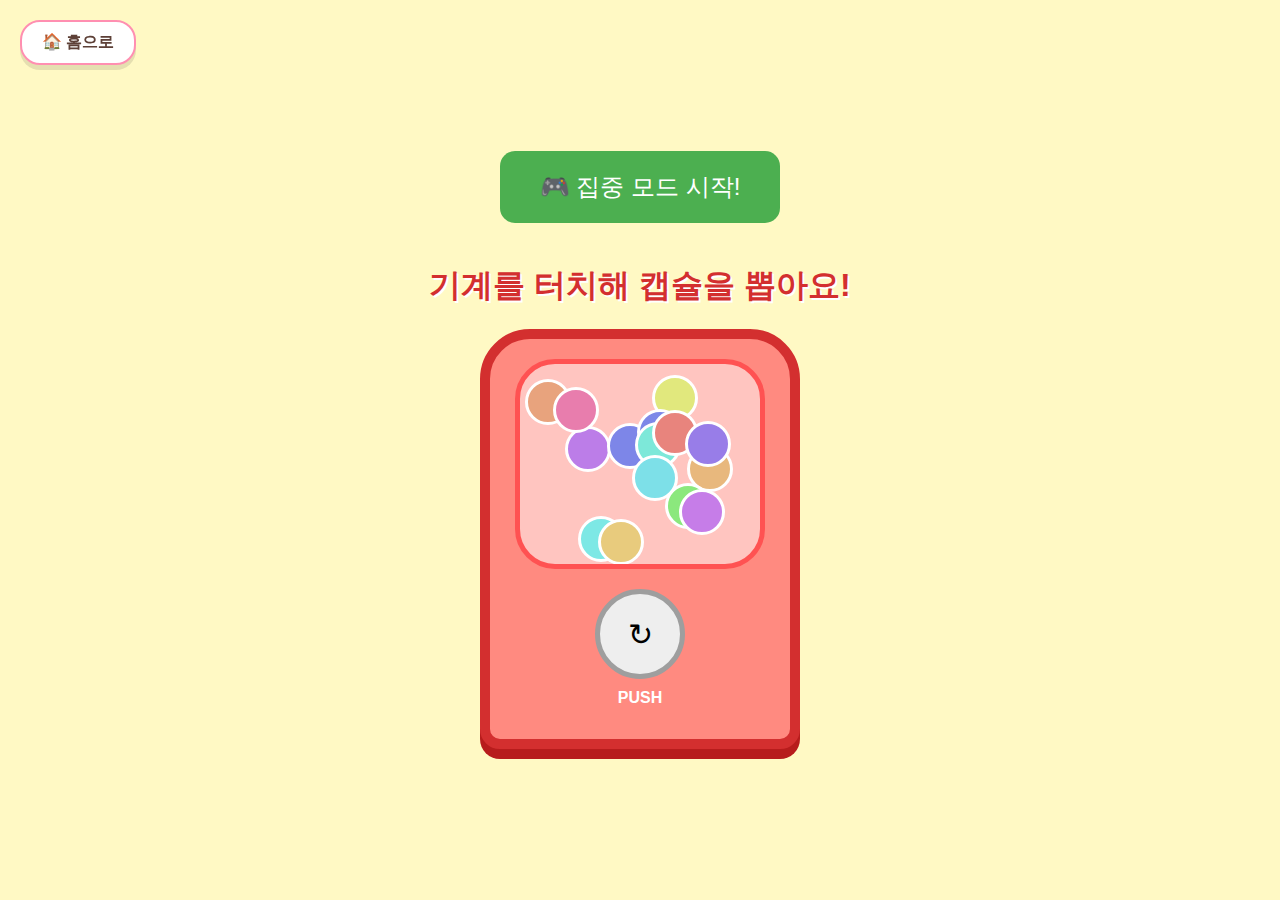
<file: attention.html>
<!DOCTYPE html>
<html lang="ko">

<head>
    <meta charset="UTF-8">
    <title>수업 집중! 캡슐 뽑기</title>
    <style>
        body {
            background-color: #FFF9C4;
            display: flex;
            flex-direction: column;
            align-items: center;
            justify-content: center;
            height: 100vh;
            margin: 0;
            font-family: 'Jua', sans-serif;
            overflow: hidden;
        }

        #machine {
            width: 300px;
            height: 400px;
            background: #FF8A80;
            border: 10px solid #D32F2F;
            border-radius: 50px 50px 20px 20px;
            position: relative;
            box-shadow: 0 10px 0 #B71C1C;
            cursor: pointer;
            transition: transform 0.1s;
        }

        #machine:active {
            transform: scale(0.95);
        }

        #glass {
            width: 240px;
            height: 200px;
            background: rgba(255, 255, 255, 0.5);
            border-radius: 40px;
            margin: 20px auto;
            position: relative;
            overflow: hidden;
            border: 5px solid #FF5252;
        }

        .capsule {
            width: 40px;
            height: 40px;
            border-radius: 50%;
            position: absolute;
        }

        #handle {
            width: 80px;
            height: 80px;
            background: #EEEEEE;
            border: 5px solid #9E9E9E;
            border-radius: 50%;
            margin: 10px auto;
            display: flex;
            align-items: center;
            justify-content: center;
            font-size: 30px;
        }

        #result-display {
            position: fixed;
            top: 50%;
            left: 50%;
            transform: translate(-50%, -50%) scale(0);
            background: white;
            padding: 40px;
            border-radius: 30px;
            border: 8px solid #4CAF50;
            text-align: center;
            z-index: 100;
            transition: 0.5s cubic-bezier(0.175, 0.885, 0.32, 1.275);
        }

        #result-display.show {
            transform: translate(-50%, -50%) scale(1);
        }

        h1 {
            color: #D32F2F;
            text-shadow: 2px 2px white;
        }

        .btn-start {
            padding: 20px 40px;
            font-size: 24px;
            background: #4CAF50;
            color: white;
            border: none;
            border-radius: 15px;
            cursor: pointer;
            margin-bottom: 20px;
        }

        #overlay {
            position: fixed;
            top: 0;
            left: 0;
            width: 100%;
            height: 100%;
            background: rgba(0, 0, 0, 0.5);
            display: none;
        }

        .home-btn {
            position: fixed;
            top: 20px;
            left: 20px;
            background: white;
            padding: 10px 20px;
            border-radius: 20px;
            text-decoration: none;
            color: #5D4037;
            font-family: 'Jua', sans-serif;
            box-shadow: 0 5px 0 rgba(0, 0, 0, 0.1);
            z-index: 1000;
            border: 2px solid #FF8FB1;
            font-weight: bold;
        }

        .home-btn:hover {
            transform: translateY(-3px);
            box-shadow: 0 8px 0 rgba(0, 0, 0, 0.1);
        }
    </style>
</head>

<body>
    <a href="index.html" class="home-btn">🏠 홈으로</a>


    <button class="btn-start" id="startBtn">🎮 집중 모드 시작!</button>
    <h1 id="titleText">기계를 터치해 캡슐을 뽑아요!</h1>

    <div id="machine" onclick="drawCapsule()">
        <div id="glass"></div>
        <div id="handle">↻</div>
        <div style="text-align: center; color: white; font-weight: bold; margin-top: 10px;">PUSH</div>
    </div>

    <div id="overlay"></div>
    <div id="result-display" id="resultCard">
        <h2 style="color: #FF5252;">✨ 오늘의 미션 ✨</h2>
        <h1 id="mission-text">내용</h1>
        <button onclick="closeResult()" style="margin-top:20px; padding:10px 20px;">확인!</button>
    </div>

    <script>
        const glass = document.getElementById('glass');
        const resultDisplay = document.getElementById('result-display');
        const missionText = document.getElementById('mission-text');
        const overlay = document.getElementById('overlay');

        // 미션 리스트 (원하는 대로 수정하세요!)
        const missions = [
            "🙌 기지개 크게 켜기!",
            "🤫 10초간 무궁화 꽃이 피었습니다!",
            "👏 옆 친구랑 하이파이브!",
            "👀 선생님과 눈맞춤 3초!",
            "🍬 깜짝 비타민 당첨자 뽑기!",
            "⭐ 가장 바른 자세로 앉기!"
        ];

        // Web Audio API 설정 (귀여운 효과음 생성)
        const audioCtx = new (window.AudioContext || window.webkitAudioContext)();

        function playSound(type) {
            const osc = audioCtx.createOscillator();
            const gain = audioCtx.createGain();
            osc.connect(gain);
            gain.connect(audioCtx.destination);

            if (type === 'spin') { // 태엽 감는 소리
                osc.type = 'triangle';
                osc.frequency.setValueAtTime(200, audioCtx.currentTime);
                osc.frequency.exponentialRampToValueAtTime(800, audioCtx.currentTime + 0.2);
                gain.gain.setValueAtTime(0.1, audioCtx.currentTime);
                gain.gain.exponentialRampToValueAtTime(0.01, audioCtx.currentTime + 0.2);
            } else if (type === 'pop') { // 팡! 터지는 소리
                osc.type = 'sine';
                osc.frequency.setValueAtTime(400, audioCtx.currentTime);
                osc.frequency.exponentialRampToValueAtTime(100, audioCtx.currentTime + 0.3);
                gain.gain.setValueAtTime(0.5, audioCtx.currentTime);
                gain.gain.exponentialRampToValueAtTime(0.01, audioCtx.currentTime + 0.3);
            }
            osc.start();
            osc.stop(audioCtx.currentTime + 0.3);
        }

        // 초기 캡슐 채우기
        for (let i = 0; i < 15; i++) {
            const cap = document.createElement('div');
            cap.className = 'capsule';
            cap.style.left = Math.random() * 200 + 'px';
            cap.style.top = Math.random() * 160 + 'px';
            cap.style.backgroundColor = `hsl(${Math.random() * 360}, 70%, 70%)`;
            cap.style.border = "3px solid white";
            glass.appendChild(cap);
        }

        function drawCapsule() {
            if (audioCtx.state === 'suspended') audioCtx.resume();

            playSound('spin');
            document.getElementById('machine').style.transform = "rotate(5deg)";

            setTimeout(() => {
                document.getElementById('machine').style.transform = "rotate(-5deg)";
            }, 100);

            setTimeout(() => {
                document.getElementById('machine').style.transform = "rotate(0deg)";
                showResult();
            }, 500);
        }

        function showResult() {
            playSound('pop');
            const randomMission = missions[Math.floor(Math.random() * missions.length)];
            missionText.innerText = randomMission;
            resultDisplay.classList.add('show');
            overlay.style.display = 'block';
        }

        function closeResult() {
            resultDisplay.classList.remove('show');
            overlay.style.display = 'none';
        }

        document.getElementById('startBtn').onclick = function () {
            audioCtx.resume();
            this.style.display = 'none';
        };
    </script>
</body>

</html>
</file>
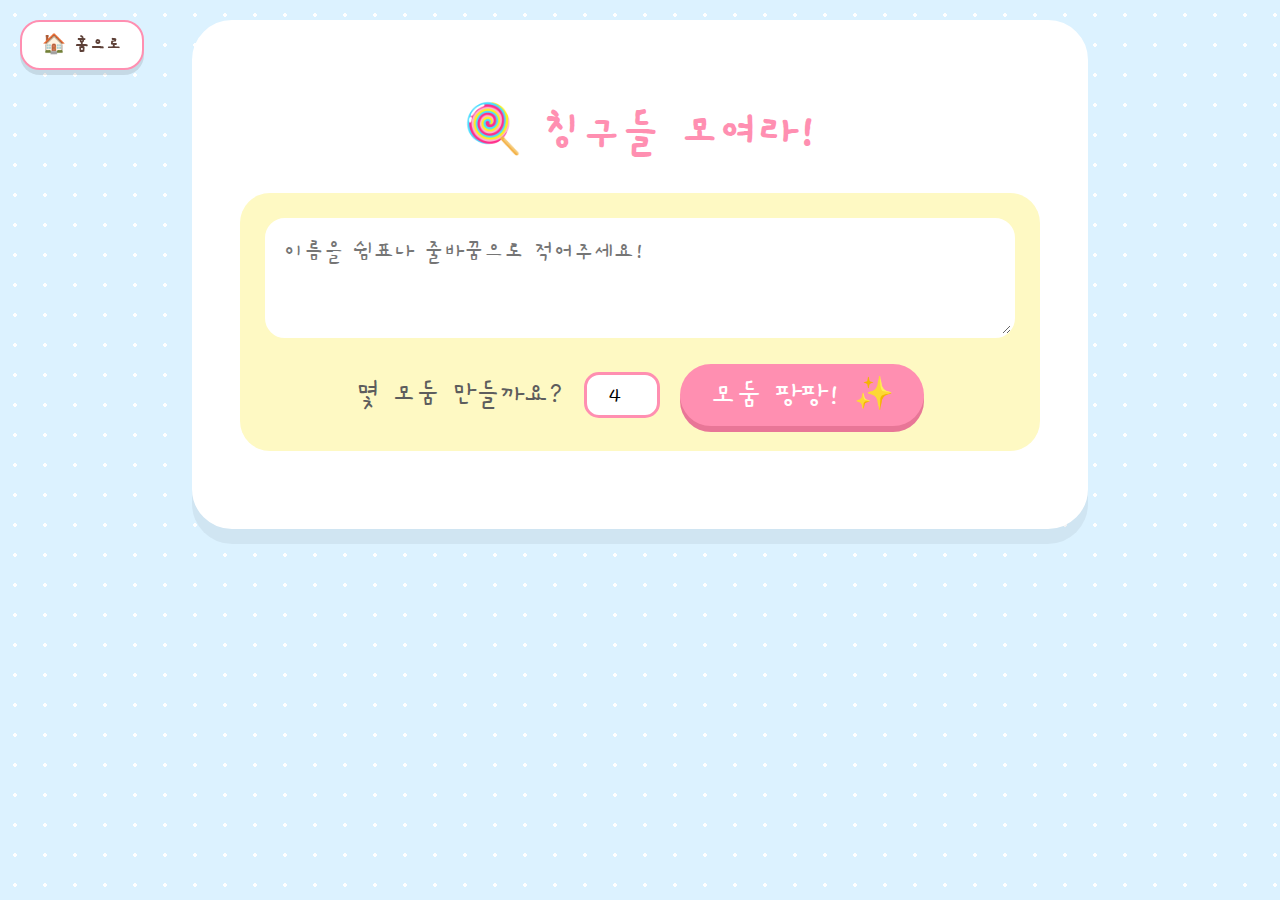
<file: modum.html>
<!DOCTYPE html>
<html lang="ko">

<head>
    <meta charset="UTF-8">
    <title>몽글몽글 모둠 구성기</title>
    <style>
        @import url('https://fonts.googleapis.com/css2?family=Gaegu&display=swap');

        :root {
            --soft-pink: #ffdeeb;
            --soft-blue: #dcf2ff;
            --soft-yellow: #fef9c3;
            --main-text: #5d5d5d;
            --accent: #ff8fb1;
        }

        body {
            font-family: 'Gaegu', cursive;
            background-color: var(--soft-blue);
            background-image: radial-gradient(#ffffff 2px, transparent 2px);
            background-size: 30px 30px;
            color: var(--main-text);
            margin: 0;
            padding: 20px;
            display: flex;
            justify-content: center;
        }

        .main-card {
            background: white;
            border-radius: 40px;
            padding: 40px;
            width: 100%;
            max-width: 800px;
            box-shadow: 0 15px 0 rgba(0, 0, 0, 0.05);
            border: 8px solid #fff;
        }

        header h1 {
            text-align: center;
            font-size: 3rem;
            color: var(--accent);
            margin-bottom: 30px;
            text-shadow: 2px 2px 0 #fff;
        }

        .input-area {
            background: var(--soft-yellow);
            padding: 25px;
            border-radius: 30px;
            margin-bottom: 30px;
        }

        textarea {
            width: 100%;
            height: 120px;
            border: 4px solid #fff;
            border-radius: 20px;
            padding: 15px;
            font-family: 'Gaegu', cursive;
            font-size: 1.5rem;
            box-sizing: border-box;
            outline: none;
            color: #777;
        }

        .controls {
            display: flex;
            justify-content: center;
            align-items: center;
            gap: 20px;
            margin-top: 20px;
            font-size: 1.8rem;
        }

        input[type="number"] {
            width: 60px;
            padding: 5px;
            border-radius: 15px;
            border: 3px solid var(--accent);
            font-family: 'Gaegu', cursive;
            font-size: 1.5rem;
            text-align: center;
        }

        .btn-magic {
            background: var(--accent);
            color: white;
            border: none;
            padding: 10px 30px;
            border-radius: 50px;
            font-family: 'Gaegu', cursive;
            font-size: 2rem;
            cursor: pointer;
            box-shadow: 0 6px 0 #e87697;
            transition: all 0.2s;
        }

        .btn-magic:active {
            box-shadow: 0 2px 0 #e87697;
            transform: translateY(4px);
        }

        /* 모둠 결과 디자인 */
        .grid {
            display: grid;
            grid-template-columns: repeat(auto-fill, minmax(180px, 1fr));
            gap: 20px;
        }

        .team-card {
            background: var(--soft-pink);
            border-radius: 30px;
            padding: 20px;
            border: 4px solid #fff;
            box-shadow: 0 8px 0 rgba(0, 0, 0, 0.03);
            animation: bounceIn 0.6s cubic-bezier(0.68, -0.55, 0.265, 1.55) both;
        }

        .team-card:nth-child(even) {
            background: #e0f7fa;
        }

        .team-card:nth-child(3n) {
            background: #f3e5f5;
        }

        .team-name {
            font-size: 1.8rem;
            font-weight: bold;
            color: #444;
            margin-bottom: 10px;
            text-align: center;
        }

        .member-chip {
            background: rgba(255, 255, 255, 0.6);
            padding: 5px 10px;
            border-radius: 15px;
            margin: 5px 0;
            display: block;
            text-align: center;
            font-size: 1.4rem;
        }

        @keyframes bounceIn {
            0% {
                transform: scale(0.3);
                opacity: 0;
            }

            100% {
                transform: scale(1);
                opacity: 1;
            }
        }

        .home-btn {
            position: fixed;
            top: 20px;
            left: 20px;
            background: white;
            padding: 10px 20px;
            border-radius: 20px;
            text-decoration: none;
            color: #5D4037;
            font-family: 'Gaegu', cursive;
            box-shadow: 0 5px 0 rgba(0, 0, 0, 0.1);
            z-index: 1000;
            border: 2px solid #FF8FB1;
            font-weight: bold;
            font-size: 1.2rem;
        }

        .home-btn:hover {
            transform: translateY(-3px);
            box-shadow: 0 8px 0 rgba(0, 0, 0, 0.1);
        }
    </style>
</head>

<body>
    <a href="index.html" class="home-btn">🏠 홈으로</a>


    <div class="main-card">
        <header>
            <h1>🍭 칭구들 모여라!</h1>
        </header>

        <div class="input-area">
            <textarea id="names" placeholder="이름을 쉼표나 줄바꿈으로 적어주세요!"></textarea>
            <div class="controls">
                <span>몇 모둠 만들까요?</span>
                <input type="number" id="count" value="4">
                <button class="btn-magic" onclick="goMagic()">모둠 팡팡! ✨</button>
            </div>
        </div>

        <div id="result" class="grid"></div>
    </div>

    <script>
        function goMagic() {
            const text = document.getElementById('names').value;
            const groupCount = parseInt(document.getElementById('count').value);
            const resultArea = document.getElementById('result');

            let students = text.split(/[,\n]/).map(s => s.trim()).filter(s => s !== "");

            if (students.length === 0) {
                alert("이름을 입력해줘야 마법을 부릴 수 있어요! 힝..");
                return;
            }

            // 랜덤 섞기
            students.sort(() => Math.random() - 0.5);

            const groups = Array.from({ length: groupCount }, () => []);
            students.forEach((s, i) => groups[i % groupCount].push(s));

            resultArea.innerHTML = "";

            // 동물 아이콘들
            const icons = ['🐱', '🐶', '🐰', '🦊', '🐻', '🐼', '🐨', '🦁', '🐯', '🐸'];

            groups.forEach((group, i) => {
                if (group.length === 0) return;

                const card = document.createElement('div');
                card.className = 'team-card';
                card.style.animationDelay = `${i * 0.1}s`;

                const icon = icons[i % icons.length];
                const members = group.map(m => `<span class="member-chip">${m}</span>`).join('');

                card.innerHTML = `
                <div class="team-name">${icon} ${i + 1}모둠</div>
                <div>${members}</div>
            `;
                resultArea.appendChild(card);
            });
        }
    </script>

</body>

</html>
</file>
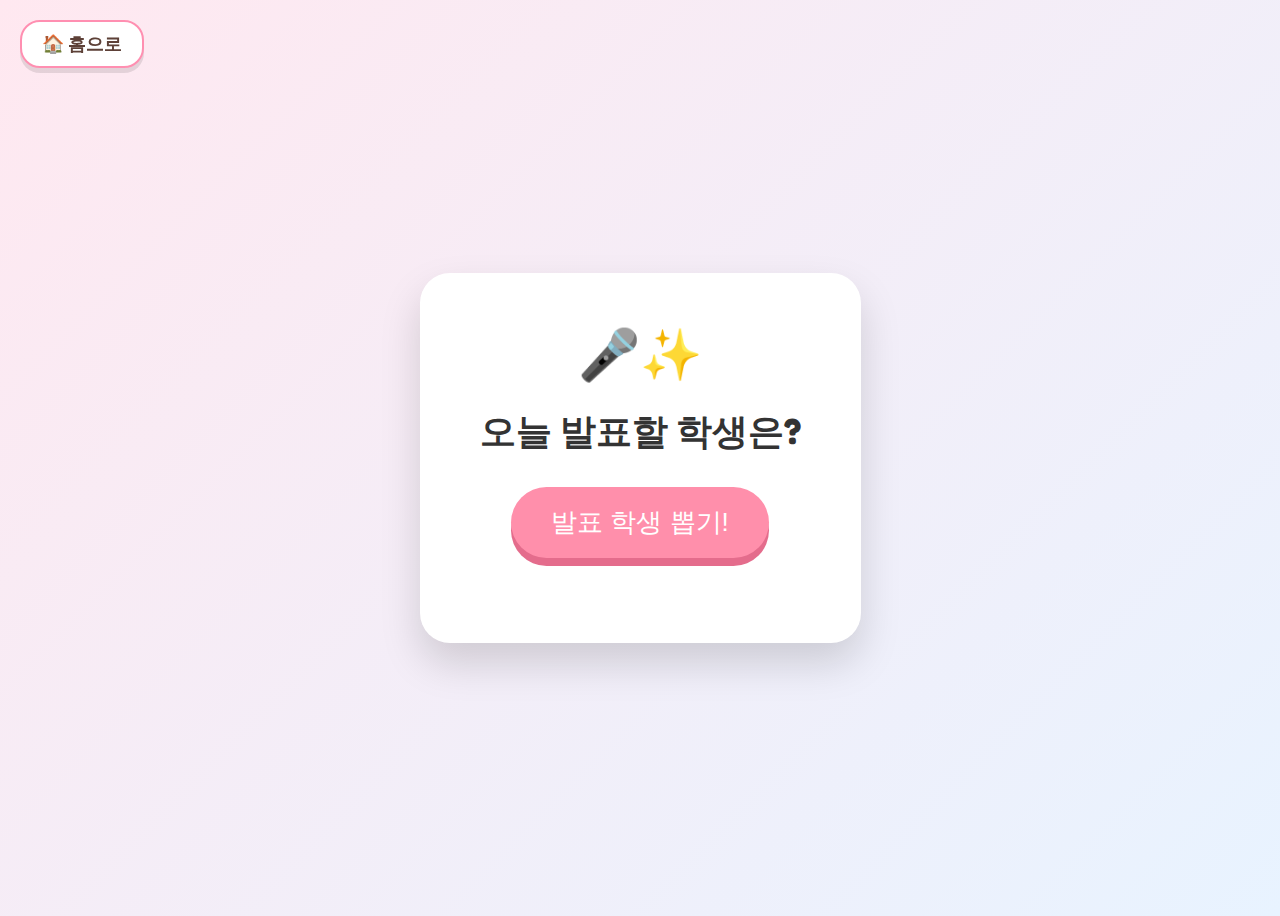
<file: pick.html>
<!DOCTYPE html>
<html lang="ko">

<head>
  <meta charset="UTF-8">
  <title>발표 학생 뽑기</title>

  <!-- Google Font : Fredoka -->
  <link href="https://fonts.googleapis.com/css2?family=Fredoka:wght@400;600&display=swap" rel="stylesheet">

  <style>
    body {
      background: linear-gradient(135deg, #ffe8f0, #e8f3ff);
      font-family: 'Fredoka', sans-serif;
      height: 100vh;
      display: flex;
      justify-content: center;
      align-items: center;
    }

    .card {
      background: white;
      border-radius: 30px;
      padding: 50px 60px;
      box-shadow: 0 20px 40px rgba(0, 0, 0, 0.15);
      text-align: center;
    }

    .emoji {
      font-size: 50px;
      margin-bottom: 10px;
    }

    h1 {
      font-size: 36px;
      margin-bottom: 30px;
      color: #333;
    }

    button {
      background: #ff8fab;
      border: none;
      border-radius: 50px;
      padding: 18px 40px;
      font-size: 26px;
      color: white;
      cursor: pointer;
      box-shadow: 0 8px 0 #e46c8c;
      transition: all 0.2s ease;
    }

    button:hover {
      background: #ff6f9f;
    }


    button:active {
      transform: translateY(5px);
      box-shadow: 0 3px 0 #e46c8c;
    }

    .home-btn {
      position: fixed;
      top: 20px;
      left: 20px;
      background: white;
      padding: 10px 20px;
      border-radius: 20px;
      text-decoration: none;
      color: #5D4037;
      font-family: 'Fredoka', sans-serif;
      box-shadow: 0 5px 0 rgba(0, 0, 0, 0.1);
      z-index: 1000;
      border: 2px solid #FF8FB1;
      font-weight: bold;
      font-size: 18px;
    }

    .home-btn:hover {
      transform: translateY(-3px);
      box-shadow: 0 8px 0 rgba(0, 0, 0, 0.1);
    }


    #result {
      margin-top: 35px;
      font-size: 40px;
      color: #4a4a4a;
    }
  </style>
</head>

<body>
  <a href="index.html" class="home-btn">🏠 홈으로</a>


  <div class="card">
    <div class="emoji">🎤✨</div>
    <h1>오늘 발표할 학생은?</h1>
    <button onclick="pickStudent()">발표 학생 뽑기!</button>
    <div id="result"></div>
  </div>

  <script>
    function pickStudent() {
      const number = Math.floor(Math.random() * 25) + 1;
      document.getElementById("result").innerText =
        number + "번 학생이에요 💖";
    }
  </script>

</body>

</html>
</file>
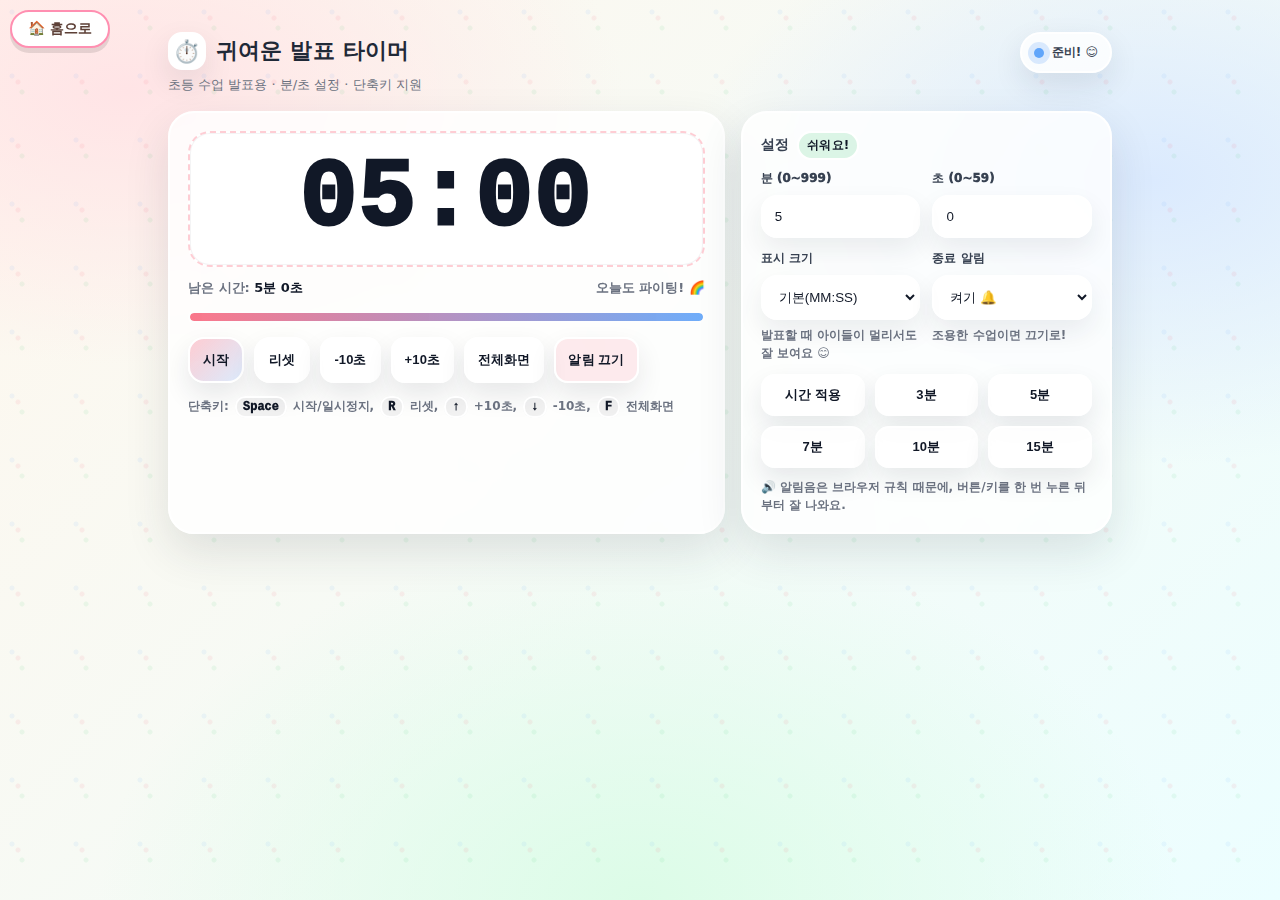
<file: timer.html>
<!doctype html>
<html lang="ko">

<head>
  <meta charset="utf-8" />
  <meta name="viewport" content="width=device-width, initial-scale=1" />
  <title>귀여운 발표 타이머</title>
  <style>
    :root {
      --bg1: #fff7ed;
      /* warm cream */
      --bg2: #ecfeff;
      /* soft mint */
      --card: #ffffffcc;
      --cardBorder: #ffffff;
      --text: #1f2937;
      --muted: #6b7280;
      --accent: #fb7185;
      /* coral-pink */
      --accent2: #60a5fa;
      /* sky */
      --shadow: 0 18px 45px rgba(31, 41, 55, .12);
      --radius: 26px;
      --mono: ui-monospace, SFMono-Regular, Menlo, Monaco, Consolas, "Liberation Mono", "Courier New", monospace;
      --sans: ui-sans-serif, system-ui, -apple-system, Segoe UI, Roboto, "Noto Sans KR", "Apple SD Gothic Neo", "Malgun Gothic", Arial, "Helvetica Neue", Helvetica, sans-serif;
    }

    * {
      box-sizing: border-box;
    }

    body {
      margin: 0;
      min-height: 100vh;
      font-family: var(--sans);
      color: var(--text);
      background:
        radial-gradient(900px 500px at 10% 10%, #ffe4e6, transparent 55%),
        radial-gradient(850px 520px at 90% 20%, #dbeafe, transparent 55%),
        radial-gradient(900px 600px at 50% 100%, #dcfce7, transparent 60%),
        linear-gradient(135deg, var(--bg1), var(--bg2));
      overflow-x: hidden;
    }

    /* cute doodles */
    body::before {
      content: "";
      position: fixed;
      inset: 0;
      pointer-events: none;
      opacity: .28;
      background-image:
        radial-gradient(circle at 18px 18px, rgba(251, 113, 133, .35) 2px, transparent 3px),
        radial-gradient(circle at 12px 12px, rgba(96, 165, 250, .30) 2px, transparent 3px),
        radial-gradient(circle at 22px 28px, rgba(34, 197, 94, .25) 2px, transparent 3px);
      background-size: 64px 64px;
    }

    .wrap {
      max-width: 980px;
      margin: 0 auto;
      padding: 26px 18px 34px;
    }

    header {
      display: flex;
      align-items: flex-start;
      justify-content: space-between;
      gap: 14px;
      margin: 6px 0 16px;
    }

    .title h1 {
      margin: 0;
      font-size: 22px;
      font-weight: 900;
      letter-spacing: .2px;
      display: flex;
      align-items: center;
      gap: 10px;
    }

    .title h1 .emoji {
      display: inline-flex;
      width: 38px;
      height: 38px;
      align-items: center;
      justify-content: center;
      border-radius: 14px;
      background: #fff;
      box-shadow: 0 12px 30px rgba(31, 41, 55, .10);
      border: 2px solid #fff;
    }

    .title p {
      margin: 6px 0 0;
      font-size: 13px;
      color: var(--muted);
      line-height: 1.45;
    }

    .chip {
      display: inline-flex;
      align-items: center;
      gap: 8px;
      padding: 10px 12px;
      border-radius: 999px;
      background: #ffffffcc;
      border: 2px solid #fff;
      box-shadow: 0 12px 30px rgba(31, 41, 55, .10);
      user-select: none;
      font-weight: 800;
      font-size: 12px;
      color: #374151;
    }

    .dot {
      width: 10px;
      height: 10px;
      border-radius: 50%;
      background: var(--accent2);
      box-shadow: 0 0 0 6px rgba(96, 165, 250, .22);
    }

    .grid {
      display: grid;
      grid-template-columns: 1.2fr .8fr;
      gap: 16px;
    }

    @media (max-width: 860px) {
      .grid {
        grid-template-columns: 1fr;
      }
    }

    .card {
      border-radius: var(--radius);
      background: var(--card);
      border: 2px solid var(--cardBorder);
      box-shadow: var(--shadow);
      backdrop-filter: blur(10px);
      overflow: hidden;
      position: relative;
    }

    .inner {
      padding: 18px;
    }

    .timerFace {
      border-radius: 22px;
      padding: 18px 16px;
      background: #ffffffd9;
      border: 2px dashed rgba(251, 113, 133, .35);
      box-shadow: inset 0 0 0 1px rgba(31, 41, 55, .05);
      display: flex;
      align-items: center;
      justify-content: center;
      position: relative;
    }

    .time {
      font-family: var(--mono);
      font-weight: 950;
      font-size: clamp(56px, 7.5vw, 96px);
      letter-spacing: 1px;
      line-height: 1;
      color: #111827;
    }

    .subline {
      margin-top: 12px;
      display: flex;
      gap: 10px;
      align-items: center;
      justify-content: space-between;
      flex-wrap: wrap;
      color: var(--muted);
      font-size: 13px;
      font-weight: 700;
    }

    .subline b {
      color: #111827;
      font-weight: 900;
    }

    .progress {
      margin-top: 14px;
      height: 12px;
      border-radius: 999px;
      background: rgba(31, 41, 55, .06);
      border: 2px solid rgba(255, 255, 255, .9);
      overflow: hidden;
    }

    .bar {
      height: 100%;
      width: 0%;
      background: linear-gradient(90deg, rgba(251, 113, 133, .95), rgba(96, 165, 250, .9));
      border-radius: 999px;
      transition: width 200ms linear;
    }

    .controls {
      margin-top: 14px;
      display: flex;
      flex-wrap: wrap;
      gap: 10px;
    }

    button {
      appearance: none;
      border: 2px solid #fff;
      background: #ffffffcc;
      color: #111827;
      padding: 12px 13px;
      border-radius: 16px;
      font-weight: 900;
      letter-spacing: .1px;
      cursor: pointer;
      transition: transform .08s ease, filter .2s ease;
      user-select: none;
      box-shadow: 0 12px 26px rgba(31, 41, 55, .10);
    }

    button:hover {
      filter: brightness(1.03);
    }

    button:active {
      transform: translateY(1px);
    }

    .primary {
      background: linear-gradient(135deg, rgba(251, 113, 133, .35), rgba(96, 165, 250, .22));
      border-color: #fff;
    }

    .danger {
      background: rgba(251, 113, 133, .14);
    }

    .mini {
      padding: 10px 12px;
      font-size: 13px;
      border-radius: 14px;
    }

    .panelTitle {
      font-size: 14px;
      margin: 0 0 10px;
      color: #374151;
      letter-spacing: .2px;
      font-weight: 950;
      display: flex;
      align-items: center;
      gap: 8px;
    }

    .panelTitle .tag {
      font-size: 12px;
      font-weight: 900;
      color: #111827;
      background: rgba(34, 197, 94, .15);
      border: 2px solid #fff;
      padding: 4px 8px;
      border-radius: 999px;
    }

    .row {
      display: grid;
      grid-template-columns: 1fr 1fr;
      gap: 12px;
      margin-bottom: 12px;
    }

    .row3 {
      display: grid;
      grid-template-columns: 1fr 1fr 1fr;
      gap: 10px;
      margin-top: 10px;
    }

    @media (max-width: 520px) {
      .row {
        grid-template-columns: 1fr;
      }

      .row3 {
        grid-template-columns: 1fr;
      }
    }

    label {
      display: block;
      font-size: 12px;
      color: #374151;
      margin-bottom: 8px;
      font-weight: 950;
    }

    input,
    select {
      width: 100%;
      padding: 12px 12px;
      border-radius: 16px;
      border: 2px solid #fff;
      background: #ffffffd9;
      color: #111827;
      outline: none;
      box-shadow: 0 12px 26px rgba(31, 41, 55, .08);
    }

    input:focus,
    select:focus {
      border-color: rgba(96, 165, 250, .9);
    }

    .hint {
      font-size: 12px;
      color: #6b7280;
      line-height: 1.5;
      margin-top: 6px;
      font-weight: 700;
    }

    .footerNote {
      margin-top: 14px;
      color: #6b7280;
      font-size: 12px;
      line-height: 1.6;
      font-weight: 700;
    }

    .kbd {
      font-family: var(--mono);
      font-weight: 950;
      background: rgba(31, 41, 55, .06);
      border: 2px solid #fff;
      padding: 2px 6px;
      border-radius: 10px;
      margin: 0 2px;
      color: #111827;
      font-size: 12px;
    }

    .flash {
      animation: flash 260ms steps(2) infinite;
    }

    @keyframes flash {
      0% {
        filter: brightness(1);
      }

      50% {
        filter: brightness(1.12);
      }

      100% {
        filter: brightness(1);
      }
    }

    .toast {
      position: fixed;
      left: 50%;
      bottom: 20px;
      transform: translateX(-50%);
      background: rgba(255, 255, 255, .92);
      border: 2px solid #fff;
      color: #111827;
      padding: 10px 12px;
      border-radius: 999px;
      font-size: 13px;
      box-shadow: 0 18px 45px rgba(31, 41, 55, .12);
      opacity: 0;
      pointer-events: none;
      transition: opacity .25s ease, transform .25s ease;
      max-width: min(90vw, 680px);
      white-space: nowrap;
      overflow: hidden;
      text-overflow: ellipsis;
      font-weight: 900;
    }

    .toast.show {
      opacity: 1;
      transform: translateX(-50%) translateY(-6px);
    }

    .home-btn {
      position: fixed;
      top: 10px;
      left: 10px;
      background: white;
      padding: 8px 16px;
      border-radius: 20px;
      text-decoration: none;
      color: #5D4037;
      font-family: var(--sans);
      box-shadow: 0 5px 0 rgba(0, 0, 0, 0.1);
      z-index: 2000;
      border: 2px solid #FF8FB1;
      font-weight: bold;
      font-size: 14px;
    }

    .home-btn:hover {
      transform: translateY(-3px);
      box-shadow: 0 8px 0 rgba(0, 0, 0, 0.1);
    }
  </style>
</head>

<body>
  <a href="index.html" class="home-btn">🏠 홈으로</a>

  <div class="wrap">
    <header>
      <div class="title">
        <h1><span class="emoji">⏱️</span>귀여운 발표 타이머</h1>
        <p>초등 수업 발표용 · 분/초 설정 · 단축키 지원</p>
      </div>
      <div class="chip" title="상태">
        <div class="dot" id="statusDot"></div>
        <span id="statusText">준비!</span>
      </div>
    </header>

    <div class="grid">
      <!-- Left -->
      <section class="card">
        <div class="inner">
          <div class="timerFace" id="timerFace">
            <div class="time" id="timeText">05:00</div>
          </div>

          <div class="subline">
            <div>남은 시간: <b id="remainingLabel">5분 0초</b></div>
            <div>오늘도 파이팅! 🌈</div>
          </div>

          <div class="progress" aria-label="progress">
            <div class="bar" id="bar"></div>
          </div>

          <div class="controls">
            <button class="primary" id="startPauseBtn">시작</button>
            <button id="resetBtn">리셋</button>
            <button class="mini" id="minus10Btn">-10초</button>
            <button class="mini" id="plus10Btn">+10초</button>
            <button class="mini" id="fullscreenBtn">전체화면</button>
            <button class="mini danger" id="stopAlarmBtn" title="알림이 울릴 때 정지">알림 끄기</button>
          </div>

          <div class="footerNote">
            단축키: <span class="kbd">Space</span> 시작/일시정지,
            <span class="kbd">R</span> 리셋,
            <span class="kbd">↑</span> +10초,
            <span class="kbd">↓</span> -10초,
            <span class="kbd">F</span> 전체화면
          </div>
        </div>
      </section>

      <!-- Right -->
      <aside class="card">
        <div class="inner">
          <div class="panelTitle">설정 <span class="tag">쉬워요!</span></div>

          <div class="row">
            <div>
              <label for="minutes">분 (0~999)</label>
              <input id="minutes" type="number" min="0" max="999" value="5" />
            </div>
            <div>
              <label for="seconds">초 (0~59)</label>
              <input id="seconds" type="number" min="0" max="59" value="0" />
            </div>
          </div>

          <div class="row">
            <div>
              <label for="mode">표시 크기</label>
              <select id="mode">
                <option value="mmss" selected>기본(MM:SS)</option>
                <option value="big">큰 숫자(멀리서 보기)</option>
              </select>
              <div class="hint">발표할 때 아이들이 멀리서도 잘 보여요 😊</div>
            </div>
            <div>
              <label for="endSound">종료 알림</label>
              <select id="endSound">
                <option value="on" selected>켜기 🔔</option>
                <option value="off">끄기 🤫</option>
              </select>
              <div class="hint">조용한 수업이면 끄기로!</div>
            </div>
          </div>

          <div class="row3">
            <button class="mini" id="applyBtn">시간 적용</button>
            <button class="mini" id="quick3">3분</button>
            <button class="mini" id="quick5">5분</button>
          </div>
          <div class="row3">
            <button class="mini" id="quick7">7분</button>
            <button class="mini" id="quick10">10분</button>
            <button class="mini" id="quick15">15분</button>
          </div>

          <div class="hint" style="margin-top:10px;">
            🔊 알림음은 브라우저 규칙 때문에, 버튼/키를 한 번 누른 뒤부터 잘 나와요.
          </div>
        </div>
      </aside>
    </div>
  </div>

  <div class="toast" id="toast">알림</div>

  <script>
    const el = (id) => document.getElementById(id);

    const timeText = el("timeText");
    const remainingLabel = el("remainingLabel");
    const bar = el("bar");

    const minutesInput = el("minutes");
    const secondsInput = el("seconds");
    const modeSelect = el("mode");
    const endSoundSelect = el("endSound");

    const startPauseBtn = el("startPauseBtn");
    const resetBtn = el("resetBtn");
    const applyBtn = el("applyBtn");

    const plus10Btn = el("plus10Btn");
    const minus10Btn = el("minus10Btn");

    const quick3 = el("quick3");
    const quick5 = el("quick5");
    const quick7 = el("quick7");
    const quick10 = el("quick10");
    const quick15 = el("quick15");

    const fullscreenBtn = el("fullscreenBtn");
    const stopAlarmBtn = el("stopAlarmBtn");

    const statusDot = el("statusDot");
    const statusText = el("statusText");
    const timerFace = el("timerFace");
    const toast = el("toast");

    // state
    let totalMs = 5 * 60 * 1000;
    let remainingMs = totalMs;
    let running = false;
    let tickHandle = null;
    let endTime = null;

    // alarm
    let alarmInterval = null;

    // WebAudio (simple beep)
    let audioUnlocked = false;
    let audioCtx = null;

    function unlockAudio() {
      if (audioUnlocked) return;
      audioUnlocked = true;
      try { audioCtx = new (window.AudioContext || window.webkitAudioContext)(); } catch (e) { }
    }

    function beep(duration = 0.10, freq = 880) {
      if (!audioCtx) return;
      const osc = audioCtx.createOscillator();
      const gain = audioCtx.createGain();
      osc.type = "sine";
      osc.frequency.value = freq;

      gain.gain.setValueAtTime(0.0001, audioCtx.currentTime);
      gain.gain.exponentialRampToValueAtTime(0.12, audioCtx.currentTime + 0.01);
      gain.gain.exponentialRampToValueAtTime(0.0001, audioCtx.currentTime + duration);

      osc.connect(gain);
      gain.connect(audioCtx.destination);
      osc.start();
      osc.stop(audioCtx.currentTime + duration + 0.02);
    }

    function showToast(msg) {
      toast.textContent = msg;
      toast.classList.add("show");
      clearTimeout(showToast._t);
      showToast._t = setTimeout(() => toast.classList.remove("show"), 1600);
    }

    function clamp(n, min, max) { return Math.max(min, Math.min(max, n)); }

    function formatMMSS(ms) {
      const totalSec = Math.ceil(ms / 1000);
      const m = Math.floor(totalSec / 60);
      const s = totalSec % 60;
      return String(m).padStart(2, "0") + ":" + String(s).padStart(2, "0");
    }

    function humanLabel(ms) {
      const totalSec = Math.ceil(ms / 1000);
      const m = Math.floor(totalSec / 60);
      const s = totalSec % 60;
      return `${m}분 ${s}초`;
    }

    function setStatus(state) {
      if (state === "running") {
        statusText.textContent = "진행 중 🏃";
        statusDot.style.background = "#22c55e";
      } else if (state === "paused") {
        statusText.textContent = "잠깐 멈춤 ✋";
        statusDot.style.background = "#f59e0b";
      } else if (state === "done") {
        statusText.textContent = "끝! 🎉";
        statusDot.style.background = "#fb7185";
      } else {
        statusText.textContent = "준비! 😊";
        statusDot.style.background = "#60a5fa";
      }
    }

    function updateUI() {
      const mode = modeSelect.value;
      timeText.style.fontSize = (mode === "big")
        ? "clamp(76px, 10vw, 130px)"
        : "clamp(56px, 7.5vw, 96px)";

      timeText.textContent = formatMMSS(remainingMs);
      remainingLabel.textContent = humanLabel(remainingMs);

      const pct = totalMs <= 0 ? 0 : (remainingMs / totalMs) * 100;
      bar.style.width = clamp(pct, 0, 100) + "%";

      startPauseBtn.textContent = running ? "일시정지" : "시작";
    }

    function applyFromInputs() {
      const m = clamp(parseInt(minutesInput.value || "0", 10), 0, 999);
      const s = clamp(parseInt(secondsInput.value || "0", 10), 0, 59);

      totalMs = (m * 60 + s) * 1000;
      remainingMs = totalMs;

      stop();
      setStatus("idle");
      timerFace.classList.remove("flash");
      updateUI();

      showToast(`시간 적용: ${m}분 ${s}초`);
    }

    function start() {
      if (totalMs <= 0) {
        showToast("시간을 1초 이상으로 설정해줘요!");
        return;
      }
      if (running) return;

      running = true;
      setStatus("running");
      timerFace.classList.remove("flash");
      clearAlarm();

      endTime = Date.now() + remainingMs;

      tickHandle = setInterval(() => {
        const now = Date.now();
        remainingMs = Math.max(0, endTime - now);

        if (remainingMs <= 0) {
          remainingMs = 0;
          updateUI();
          finish();
          return;
        }
        updateUI();
      }, 100);

      updateUI();
    }

    function pause() {
      if (!running) return;
      running = false;
      setStatus("paused");
      clearInterval(tickHandle);
      tickHandle = null;
      endTime = null;
      updateUI();
    }

    function stop() {
      running = false;
      clearInterval(tickHandle);
      tickHandle = null;
      endTime = null;
      clearAlarm();
      timerFace.classList.remove("flash");
      updateUI();
    }

    function reset() {
      stop();
      remainingMs = totalMs;
      setStatus("idle");
      updateUI();
      showToast("리셋 완료!");
    }

    function finish() {
      pause();
      setStatus("done");
      timerFace.classList.add("flash");
      showToast("시간 끝! 발표 잘했어요! 🎉");

      if (endSoundSelect.value === "off") return;
      if (!audioCtx) return;

      let i = 0;
      alarmInterval = setInterval(() => {
        beep(0.10, i % 2 === 0 ? 880 : 740);
        i++;
      }, 320);
    }

    function clearAlarm() {
      if (alarmInterval) {
        clearInterval(alarmInterval);
        alarmInterval = null;
      }
    }

    function addSeconds(delta) {
      const maxMs = 999 * 60 * 1000 + 59 * 1000;
      remainingMs = clamp(remainingMs + delta * 1000, 0, maxMs);

      if (running && endTime) {
        endTime = Date.now() + remainingMs;
      }

      if (remainingMs > 0) {
        timerFace.classList.remove("flash");
        clearAlarm();
        setStatus(running ? "running" : "paused");
      }
      updateUI();
    }

    async function toggleFullscreen() {
      const doc = document;
      const docEl = document.documentElement;
      try {
        if (!doc.fullscreenElement) {
          await docEl.requestFullscreen();
          showToast("전체화면 켰어요!");
        } else {
          await doc.exitFullscreen();
          showToast("전체화면 해제!");
        }
      } catch (e) {
        showToast("전체화면이 안 될 수도 있어요 😅");
      }
    }

    // unlock audio on first interaction
    function onUserInteract() {
      unlockAudio();
      if (audioCtx && audioCtx.state === "suspended") {
        audioCtx.resume().catch(() => { });
      }
      window.removeEventListener("pointerdown", onUserInteract);
      window.removeEventListener("keydown", onUserInteract);
    }
    window.addEventListener("pointerdown", onUserInteract, { once: true });
    window.addEventListener("keydown", onUserInteract, { once: true });

    // events
    startPauseBtn.addEventListener("click", () => {
      unlockAudio();
      if (!running) start(); else pause();
    });

    resetBtn.addEventListener("click", reset);
    applyBtn.addEventListener("click", applyFromInputs);

    plus10Btn.addEventListener("click", () => addSeconds(+10));
    minus10Btn.addEventListener("click", () => addSeconds(-10));

    quick3.addEventListener("click", () => { minutesInput.value = 3; secondsInput.value = 0; applyFromInputs(); });
    quick5.addEventListener("click", () => { minutesInput.value = 5; secondsInput.value = 0; applyFromInputs(); });
    quick7.addEventListener("click", () => { minutesInput.value = 7; secondsInput.value = 0; applyFromInputs(); });
    quick10.addEventListener("click", () => { minutesInput.value = 10; secondsInput.value = 0; applyFromInputs(); });
    quick15.addEventListener("click", () => { minutesInput.value = 15; secondsInput.value = 0; applyFromInputs(); });

    fullscreenBtn.addEventListener("click", toggleFullscreen);

    stopAlarmBtn.addEventListener("click", () => {
      timerFace.classList.remove("flash");
      clearAlarm();
      showToast("알림을 껐어요 🤫");
    });

    modeSelect.addEventListener("change", updateUI);

    // shortcuts
    window.addEventListener("keydown", (e) => {
      const tag = (e.target && e.target.tagName) ? e.target.tagName.toLowerCase() : "";
      const typing = tag === "input" || tag === "select" || tag === "textarea";
      if (typing) return;

      if (e.code === "Space") {
        e.preventDefault();
        unlockAudio();
        if (!running) start(); else pause();
      } else if (e.key.toLowerCase() === "r") {
        reset();
      } else if (e.key === "ArrowUp") {
        addSeconds(+10);
      } else if (e.key === "ArrowDown") {
        addSeconds(-10);
      } else if (e.key.toLowerCase() === "f") {
        toggleFullscreen();
      }
    });

    // init
    setStatus("idle");
    updateUI();
  </script>
</body>

</html>
</file>
